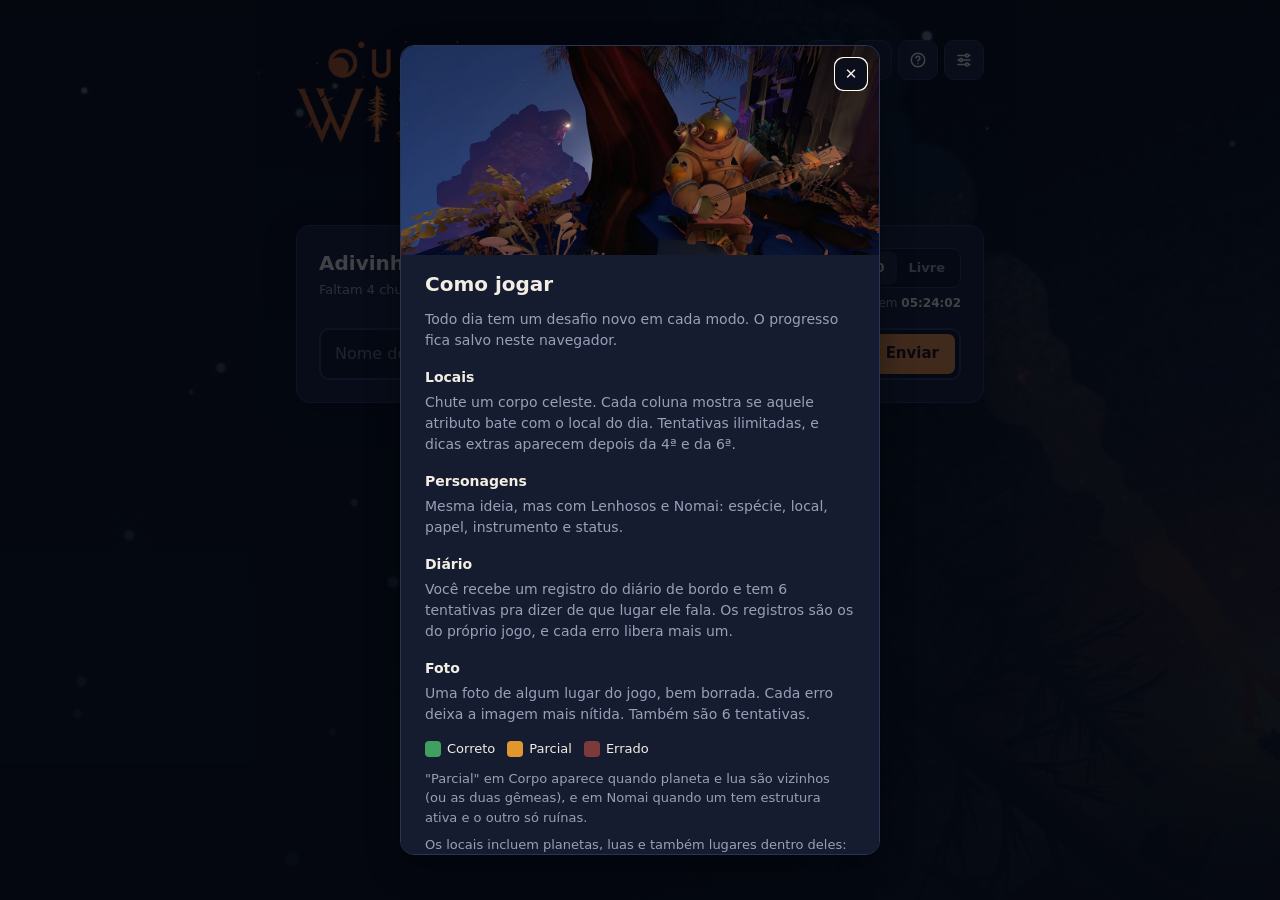
<file: index.html>
<!DOCTYPE html>
<html lang="pt-BR" data-contrast="0" data-anim="1">
<head>
<meta charset="UTF-8">
<meta name="viewport" content="width=device-width, initial-scale=1">
<meta name="theme-color" content="#05070f">
<meta http-equiv="Content-Security-Policy" content="default-src 'self'; script-src 'self'; style-src 'self' https://fonts.googleapis.com 'unsafe-inline'; font-src https://fonts.gstatic.com; img-src 'self' data:; connect-src 'self'; manifest-src 'self'; worker-src 'self'; base-uri 'self'; form-action 'none'; frame-ancestors 'none'; object-src 'none'">
<meta name="referrer" content="strict-origin-when-cross-origin">
<meta name="description" content="Outerdle: um desafio por dia baseado em Outer Wilds. Adivinhe o local, o personagem ou de onde veio o registro do diário de bordo. Só um fã de verdade acerta de primeira.">
<meta name="keywords" content="outer wilds, outerdle, wordle, jogo diário, quiz, adivinhe, planetas, nomai, hearthian">
<title>Outerdle — Adivinhe o local de Outer Wilds</title>

<link rel="canonical" href="https://renatomsantana.github.io/outerdle/">
<meta property="og:type" content="website">
<meta property="og:site_name" content="Outerdle">
<meta property="og:title" content="Outerdle — um desafio por dia baseado em Outer Wilds">
<meta property="og:description" content="Adivinhe o local, o personagem ou de onde veio o registro do diário de bordo. Um desafio novo todo dia.">
<meta property="og:url" content="https://renatomsantana.github.io/outerdle/">
<meta property="og:image" content="https://renatomsantana.github.io/outerdle/og.jpg">
<meta property="og:image:width" content="1200">
<meta property="og:image:height" content="630">
<meta property="og:locale" content="pt_BR">
<meta name="twitter:card" content="summary_large_image">
<meta name="twitter:title" content="Outerdle — um desafio por dia baseado em Outer Wilds">
<meta name="twitter:description" content="Adivinhe o local, o personagem ou de onde veio o registro do diário de bordo. Um desafio novo todo dia.">
<meta name="twitter:image" content="https://renatomsantana.github.io/outerdle/og.jpg">
<script type="application/ld+json">
{"@context":"https://schema.org","@type":"WebApplication","name":"Outerdle","applicationCategory":"GameApplication","operatingSystem":"Web","inLanguage":"pt-BR","description":"Um desafio por dia baseado em Outer Wilds. Adivinhe o local, o personagem ou de onde veio o registro do diário de bordo.","offers":{"@type":"Offer","price":"0","priceCurrency":"BRL"}}
</script>
<link rel="preconnect" href="https://fonts.googleapis.com">
<link rel="preconnect" href="https://fonts.gstatic.com" crossorigin>
<link href="https://fonts.googleapis.com/css2?family=Montserrat:wght@400;500;600;700;800&display=swap" rel="stylesheet">
<link rel="icon" href="favicon-32.png" sizes="32x32" type="image/png">
<link rel="icon" href="icon-192.png" sizes="192x192" type="image/png">
<link rel="apple-touch-icon" href="apple-touch-icon.png">
<link rel="manifest" href="manifest.webmanifest">
<link rel="stylesheet" href="css/style.css">
</head>
<body>
<div class="wrap">

  <header class="top">
    <div class="logo">
      <h1><img src="assets/logo.png" alt="Outer Wilds" width="562" height="328" decoding="async"><b>dle</b></h1>
    </div>
    <div class="icons">
      <button class="icon" id="btn-archive" title="Arquivo de dias anteriores" aria-label="Arquivo"><svg viewBox="0 0 24 24" width="18" height="18" fill="none" stroke="currentColor" stroke-width="2" stroke-linecap="round" stroke-linejoin="round" aria-hidden="true"><rect x="3" y="5" width="18" height="16" rx="2"/><path d="M3 10h18M8 3v4M16 3v4"/></svg></button>
      <button class="icon" id="btn-stats" title="Estatísticas" aria-label="Estatísticas"><svg viewBox="0 0 24 24" width="18" height="18" fill="none" stroke="currentColor" stroke-width="2" stroke-linecap="round" stroke-linejoin="round" aria-hidden="true"><path d="M4 20V10M10 20V4M16 20v-7M22 20H2"/></svg></button>
      <button class="icon" id="btn-help" title="Como jogar" aria-label="Como jogar"><svg viewBox="0 0 24 24" width="18" height="18" fill="none" stroke="currentColor" stroke-width="2" stroke-linecap="round" stroke-linejoin="round" aria-hidden="true"><circle cx="12" cy="12" r="9"/><path d="M9.5 9.5a2.5 2.5 0 1 1 3.5 2.3c-.7.4-1 1-1 1.7M12 17h.01"/></svg></button>
      <button class="icon" id="btn-settings" title="Configurações" aria-label="Configurações"><svg viewBox="0 0 24 24" width="18" height="18" fill="none" stroke="currentColor" stroke-width="2" stroke-linecap="round" stroke-linejoin="round" aria-hidden="true"><path d="M4 6h10M18 6h2M4 12h2M10 12h10M4 18h10M18 18h2"/><circle cx="16" cy="6" r="2"/><circle cx="8" cy="12" r="2"/><circle cx="16" cy="18" r="2"/></svg></button>
    </div>
  </header>

  <nav class="modes" id="modes" role="tablist" aria-label="Modos de jogo"></nav>

  <section class="box game" id="game">
    <div class="game-head">
      <div>
        <h2 id="title">Adivinhe o local de hoje</h2>
        <p class="sub" id="subtitle"></p>
      </div>
      <div class="seg-wrap">
        <div class="seg" role="group" aria-label="Tipo de desafio">
          <button id="seg-daily" class="on">Hoje #<span id="daynum">1</span></button>
          <button id="seg-free">Livre</button>
        </div>
        <div class="clock" id="clock" title="Novo desafio à meia-noite">próximo em <b class="cd">--:--:--</b></div>
      </div>
    </div>

    <div class="search">
      <input id="guess" placeholder="Nome do local..." autocomplete="off" spellcheck="false" aria-label="Seu chute" aria-autocomplete="list">
      <button id="go">Enviar</button>
      <div class="list" id="list" role="listbox"></div>
    </div>

    <div class="free-bar hidden" id="freebar">
      <button class="btn small ghost" id="btn-new">Novo alvo</button>
      <button class="btn small ghost" id="btn-giveup">Revelar</button>
    </div>

    <div class="free-bar hidden" id="archivebar">
      <button class="btn small ghost" id="btn-today">Voltar pra hoje</button>
    </div>

    <div id="board" aria-live="polite"></div>
  </section>

  <section class="box result hidden" id="result" aria-live="polite"></section>

  <footer>
    <p>Feito por fãs, para fãs de Outer Wilds!</p>
    <p><a href="privacidade.html">Política de privacidade</a></p>
  </footer>
</div>

<div class="modal hidden" id="modal" role="dialog" aria-modal="true">
  <div class="modal-card">
    <button class="close" aria-label="Fechar">✕</button>
    <div id="modal-body"></div>
  </div>
</div>

<div class="toast" id="toast" role="status"></div>

<script src="js/data.js"></script>
<script src="js/app.js"></script>
<!-- Se quiser contador de visitas: GoatCounter (sem cookies). Lembrar de liberar o domínio no CSP. -->

</body>
</html>
</file>
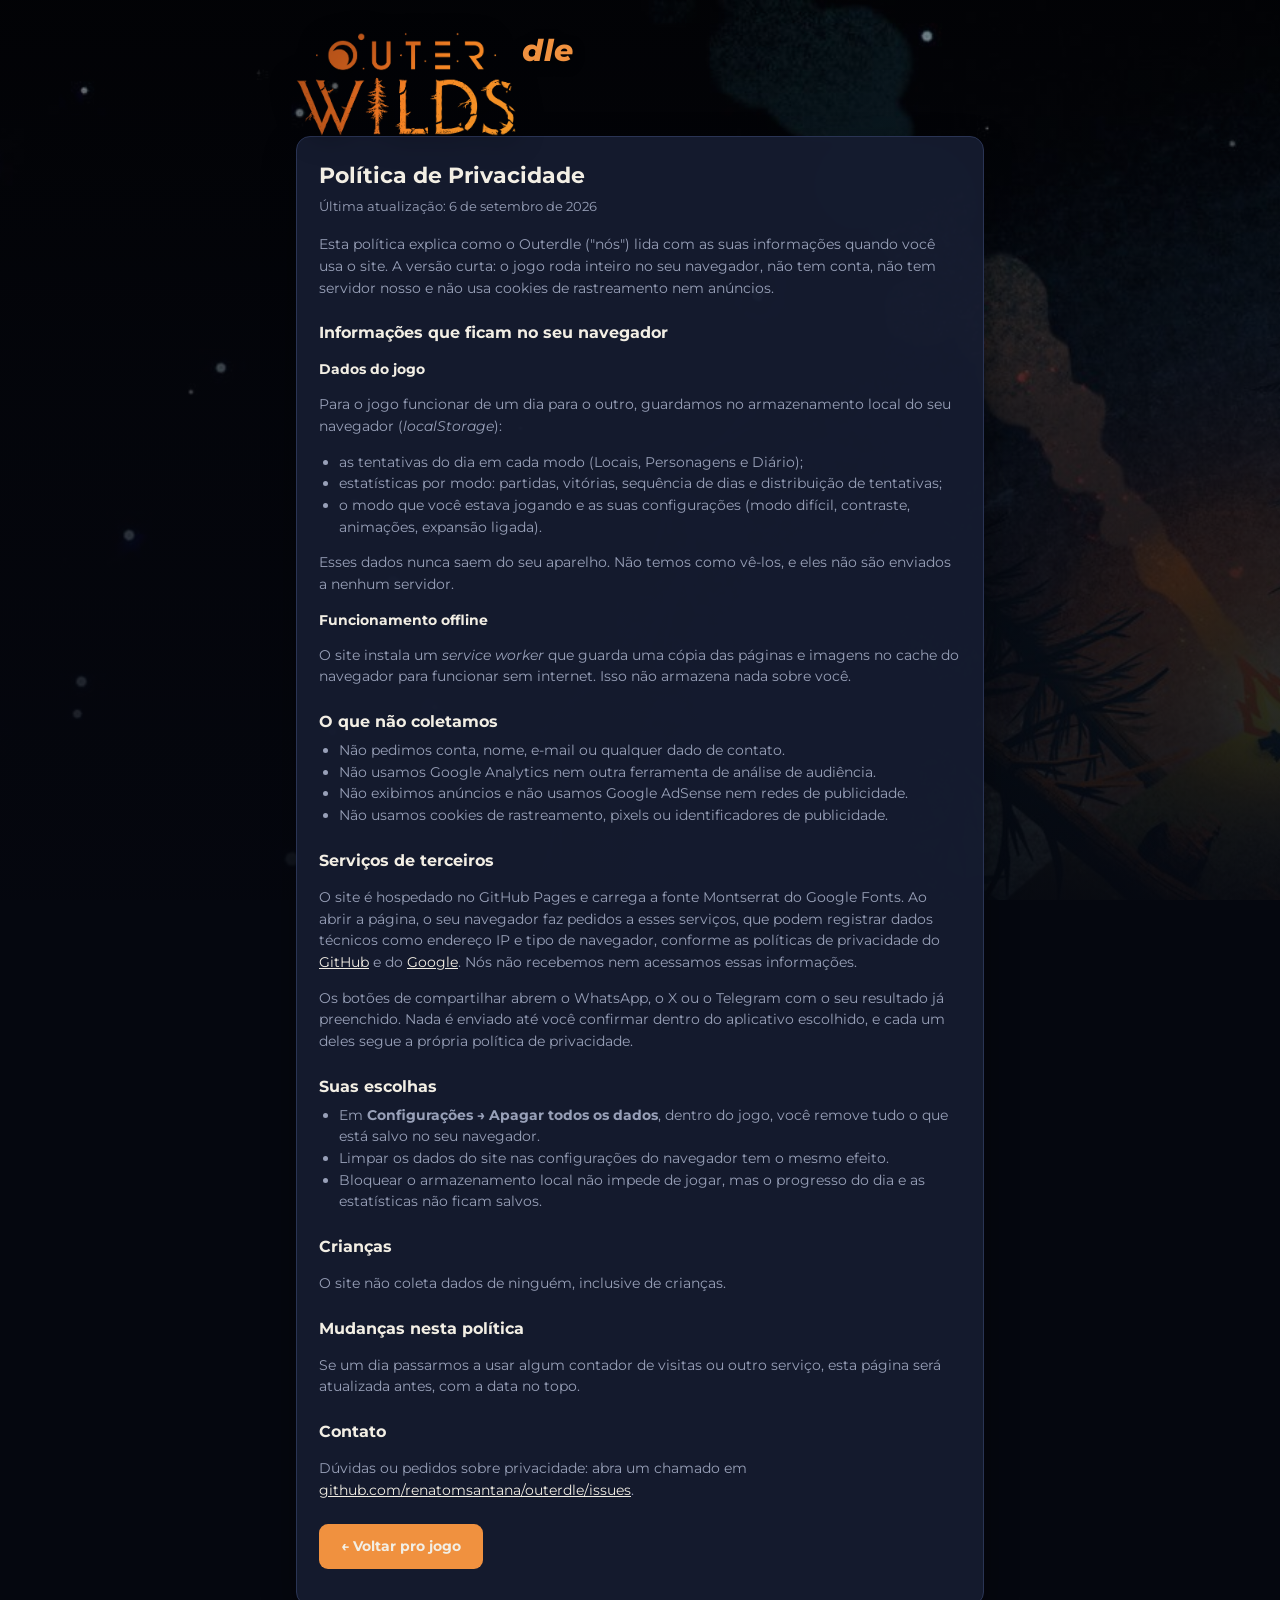
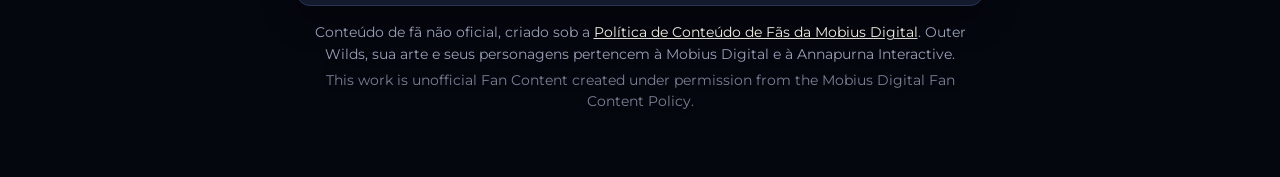
<file: privacidade.html>
<!DOCTYPE html>
<html lang="pt-BR">
<head>
<meta charset="UTF-8">
<meta name="viewport" content="width=device-width, initial-scale=1">
<meta name="theme-color" content="#05070f">
<meta name="description" content="Política de privacidade do Outerdle: o que fica salvo no seu navegador e o que não coletamos.">
<title>Outerdle — Política de Privacidade</title>
<link rel="canonical" href="https://renatomsantana.github.io/outerdle/privacidade.html">
<link rel="icon" href="favicon-32.png" sizes="32x32" type="image/png">
<link rel="preconnect" href="https://fonts.googleapis.com">
<link rel="preconnect" href="https://fonts.gstatic.com" crossorigin>
<link href="https://fonts.googleapis.com/css2?family=Montserrat:wght@400;500;600;700;800&display=swap" rel="stylesheet">
<link rel="stylesheet" href="css/style.css">
<style>
  .doc{max-width:720px}
  .doc h2{margin:0 0 4px;font-size:22px}
  .doc .date{color:var(--muted);font-size:13px;margin:0 0 18px}
  .doc h3{margin:22px 0 6px;font-size:16px}
  .doc h4{margin:14px 0 4px;font-size:14px}
  .doc p,.doc li{color:var(--muted);font-size:14px;line-height:1.55}
  .doc ul{margin:4px 0 8px;padding-left:20px}
  .doc a{color:var(--text)}
  .doc .back{margin-top:22px}
</style>
</head>
<body>
<div class="wrap doc">
  <div class="logo" style="display:flex;flex-direction:column;align-items:flex-start">
    <h1><img src="assets/logo.png" alt="Outer Wilds" width="562" height="328" decoding="async"><b>dle</b></h1>
  </div>

  <section class="box">
    <h2>Política de Privacidade</h2>
    <p class="date">Última atualização: 6 de setembro de 2026</p>

    <p>Esta política explica como o Outerdle ("nós") lida com as suas informações quando você usa o site. A versão curta: o jogo roda inteiro no seu navegador, não tem conta, não tem servidor nosso e não usa cookies de rastreamento nem anúncios.</p>

    <h3>Informações que ficam no seu navegador</h3>
    <h4>Dados do jogo</h4>
    <p>Para o jogo funcionar de um dia para o outro, guardamos no armazenamento local do seu navegador (<em>localStorage</em>):</p>
    <ul>
      <li>as tentativas do dia em cada modo (Locais, Personagens e Diário);</li>
      <li>estatísticas por modo: partidas, vitórias, sequência de dias e distribuição de tentativas;</li>
      <li>o modo que você estava jogando e as suas configurações (modo difícil, contraste, animações, expansão ligada).</li>
    </ul>
    <p>Esses dados nunca saem do seu aparelho. Não temos como vê-los, e eles não são enviados a nenhum servidor.</p>

    <h4>Funcionamento offline</h4>
    <p>O site instala um <em>service worker</em> que guarda uma cópia das páginas e imagens no cache do navegador para funcionar sem internet. Isso não armazena nada sobre você.</p>

    <h3>O que não coletamos</h3>
    <ul>
      <li>Não pedimos conta, nome, e-mail ou qualquer dado de contato.</li>
      <li>Não usamos Google Analytics nem outra ferramenta de análise de audiência.</li>
      <li>Não exibimos anúncios e não usamos Google AdSense nem redes de publicidade.</li>
      <li>Não usamos cookies de rastreamento, pixels ou identificadores de publicidade.</li>
    </ul>

    <h3>Serviços de terceiros</h3>
    <p>O site é hospedado no GitHub Pages e carrega a fonte Montserrat do Google Fonts. Ao abrir a página, o seu navegador faz pedidos a esses serviços, que podem registrar dados técnicos como endereço IP e tipo de navegador, conforme as políticas de privacidade do <a href="https://docs.github.com/pt/site-policy/privacy-policies/github-general-privacy-statement" target="_blank" rel="noopener noreferrer">GitHub</a> e do <a href="https://policies.google.com/privacy?hl=pt-BR" target="_blank" rel="noopener noreferrer">Google</a>. Nós não recebemos nem acessamos essas informações.</p>
    <p>Os botões de compartilhar abrem o WhatsApp, o X ou o Telegram com o seu resultado já preenchido. Nada é enviado até você confirmar dentro do aplicativo escolhido, e cada um deles segue a própria política de privacidade.</p>

    <h3>Suas escolhas</h3>
    <ul>
      <li>Em <strong>Configurações → Apagar todos os dados</strong>, dentro do jogo, você remove tudo o que está salvo no seu navegador.</li>
      <li>Limpar os dados do site nas configurações do navegador tem o mesmo efeito.</li>
      <li>Bloquear o armazenamento local não impede de jogar, mas o progresso do dia e as estatísticas não ficam salvos.</li>
    </ul>

    <h3>Crianças</h3>
    <p>O site não coleta dados de ninguém, inclusive de crianças.</p>

    <h3>Mudanças nesta política</h3>
    <p>Se um dia passarmos a usar algum contador de visitas ou outro serviço, esta página será atualizada antes, com a data no topo.</p>

    <h3>Contato</h3>
    <p>Dúvidas ou pedidos sobre privacidade: abra um chamado em <a href="https://github.com/renatomsantana/outerdle/issues" target="_blank" rel="noopener noreferrer">github.com/renatomsantana/outerdle/issues</a>.</p>

    <p class="back"><a class="btn" href="./" style="display:inline-block;text-decoration:none">← Voltar pro jogo</a></p>
  </section>

  <footer>
    <p>Conteúdo de fã não oficial, criado sob a <a href="https://www.mobiusdigitalgames.com/fan-content-policy.html" target="_blank" rel="noopener noreferrer">Política de Conteúdo de Fãs da Mobius Digital</a>. Outer Wilds, sua arte e seus personagens pertencem à Mobius Digital e à Annapurna Interactive.</p>
    <p class="en">This work is unofficial Fan Content created under permission from the Mobius Digital Fan Content Policy.</p>
  </footer>
</div>
</body>
</html>
</file>
<file: css/style.css>
:root{
  --bg:#0b0f1d;
  --bg2:#0f1526;
  --card:#161c30;
  --card2:#1e2640;
  --line:#2a3454;
  --line2:#3a4770;
  --text:#f2eee4;
  --muted:#98a0b8;
  --accent:#f0913f;
  --accent2:#ffb46b;
  --ok:#3fa060;
  --near:#e0982e;
  --near-text:#1d1503;
  --no:#7d3a3a;
  --danger:#d9534f;
  --radius:14px;
  --shadow:0 12px 32px rgba(0,0,0,.4);
}
html[data-contrast="1"]{ --ok:#2e86de; --near:#f5a623; --no:#4a4f63; }

*{box-sizing:border-box}
html,body{margin:0}
body{
  background:#05070f;
  color:var(--text);
  font-family:"Montserrat",system-ui,-apple-system,"Segoe UI",sans-serif;
  font-size:15px;line-height:1.5;min-height:100vh;
}
/* wallpaper fixo atrás de tudo, escurecido pra dar leitura */
body::before{
  content:"";position:fixed;inset:0;z-index:-1;pointer-events:none;
  background:
    linear-gradient(180deg, rgba(5,7,15,.35) 0%, rgba(5,7,15,.72) 45%, rgba(5,7,15,.94) 100%),
    url("../assets/wallpaper.jpg") center top / cover no-repeat #05070f;
}
a{color:inherit}
button{font:inherit;color:inherit}
.hidden{display:none !important}
.wrap{max-width:660px;margin:0 auto;padding:20px 16px 60px}

/* topo */
.top{display:flex;align-items:flex-start;justify-content:space-between;gap:12px;margin:8px 0 18px}
.logo h1{margin:0;display:flex;align-items:flex-start;gap:6px;line-height:1}
.logo h1 img{height:92px;width:auto;display:block;filter:drop-shadow(0 4px 14px rgba(0,0,0,.6))}
.logo h1 b{color:var(--accent);font-size:27px;font-weight:800;font-style:italic;letter-spacing:.02em;padding-top:3px;text-shadow:0 3px 12px rgba(0,0,0,.7)}
.icons{display:flex;gap:6px;flex:none}
.icon{
  width:40px;height:40px;border-radius:10px;border:1px solid var(--line);background:var(--card);
  cursor:pointer;font-size:18px;display:flex;align-items:center;justify-content:center;transition:border-color .15s,transform .15s;
}
.icon svg{display:block}
.icon:hover{border-color:var(--accent);transform:translateY(-1px)}

/* modos */
.modes{display:flex;justify-content:center;gap:8px;flex-wrap:wrap;margin-bottom:20px}
.mode{
  position:relative;background:var(--card);border:1px solid var(--line);border-radius:10px;padding:10px 16px;
  font-weight:600;font-size:14px;color:var(--muted);display:flex;align-items:center;gap:8px;cursor:pointer;transition:all .15s;
}
.mode:hover{border-color:var(--line2);color:var(--text)}
.mode.on{border-color:var(--accent);color:var(--text);background:var(--card2)}
.mode .dot{width:8px;height:8px;border-radius:50%;background:var(--ok);margin-left:2px}
.mode .dot.lost{background:var(--danger)}

/* caixas */
.box{background:rgba(22,28,48,.94);border:1px solid var(--line);border-radius:var(--radius);padding:22px;margin-bottom:16px;box-shadow:var(--shadow)}
/* card de resultado com a fogueira oficial ao fundo */
.box.result{background:linear-gradient(180deg,rgba(14,18,32,.86),rgba(22,28,48,.97) 70%),url("../assets/campfire.jpg") center 30% / cover no-repeat}
.art{width:calc(100% + 48px);margin:-24px -24px 14px;border-radius:var(--radius) var(--radius) 0 0;display:block;aspect-ratio:16/7;object-fit:cover;object-position:center 35%}
.game-head{display:flex;justify-content:space-between;align-items:flex-start;gap:12px;margin-bottom:16px}
.game-head h2{margin:0 0 2px;font-size:20px;font-weight:700}
.game-head .sub{margin:0;color:var(--muted);font-size:13px}
.seg-wrap{display:flex;flex-direction:column;align-items:flex-end;gap:6px;flex:none}
.clock{font-size:12px;color:var(--muted);white-space:nowrap}
.clock b{color:var(--text);font-variant-numeric:tabular-nums}
.seg{display:flex;background:var(--bg);border:1px solid var(--line);border-radius:9px;padding:3px;flex:none}
.seg button{border:0;background:none;padding:6px 12px;border-radius:7px;font-size:13px;font-weight:600;color:var(--muted);cursor:pointer;white-space:nowrap}
.seg button.on{background:var(--card2);color:var(--text)}

/* busca */
.search{position:relative}
.search input{
  width:100%;background:var(--bg);border:2px solid var(--line);color:var(--text);font:inherit;font-weight:500;font-size:16px;
  padding:12px 100px 12px 14px;border-radius:10px;transition:border-color .15s;
}
.search input:focus{outline:none;border-color:var(--accent)}
.search input:disabled{opacity:.6}
.search > button{
  position:absolute;right:6px;top:6px;bottom:6px;background:var(--accent);color:#1b0c02;border:0;
  font-weight:700;padding:0 16px;border-radius:7px;cursor:pointer;transition:background .15s;
}
.search > button:hover{background:var(--accent2)}
.search > button:disabled{opacity:.4;cursor:default}
.search.shake{animation:shake .35s}
@keyframes shake{20%{transform:translateX(-6px)}40%{transform:translateX(6px)}60%{transform:translateX(-4px)}80%{transform:translateX(4px)}}

.free-bar{display:flex;gap:8px;margin-top:12px;justify-content:flex-end}
.btn{background:var(--accent);color:#1b0c02;border:0;font-weight:700;padding:12px 22px;border-radius:9px;cursor:pointer;transition:background .15s,transform .15s}
.btn:hover{background:var(--accent2);transform:translateY(-1px)}
.btn.ghost{background:none;color:var(--text);border:1px solid var(--line)}
.btn.ghost:hover{background:var(--card2);border-color:var(--line2)}
.btn.small{padding:8px 14px;font-size:13px}
.btn.danger{color:var(--danger);border-color:var(--danger)}
.btn.danger.armed{background:var(--danger);color:#fff}
.btn:disabled{opacity:.4;cursor:default;transform:none}

.list{
  position:absolute;left:0;right:0;top:calc(100% + 6px);background:var(--card2);border:1px solid var(--line);
  border-radius:10px;max-height:280px;overflow:auto;z-index:5;display:none;box-shadow:var(--shadow);
}
.list [role=option]{padding:9px 14px;cursor:pointer;display:flex;align-items:center;gap:10px}
.list [role=option]:hover,.list [role=option].sel{background:var(--line)}
.list .nm{font-weight:600}
.list small{margin-left:auto;color:var(--muted);font-size:11px;text-align:right}

/* dicas */
.hints{margin-top:14px;display:flex;flex-direction:column;gap:8px}
.hint{background:var(--bg);border:1px solid var(--line);border-radius:8px;padding:10px 14px;font-size:14px;display:flex;gap:10px;align-items:baseline}
.hint b{color:var(--accent);white-space:nowrap}
.hint.locked{color:var(--muted)}
.hint.locked b{color:var(--muted)}
.empty{margin:16px 0 0;color:var(--muted);font-size:13px;text-align:center}

/* grade */
.grid-wrap{margin-top:18px;overflow-x:auto;-webkit-overflow-scrolling:touch}
.grid{display:grid;grid-template-columns:minmax(120px,1.7fr) repeat(var(--cols),minmax(58px,1fr));gap:6px;min-width:100%}
.grid .row{display:contents}
.head{font-size:10px;font-weight:700;text-transform:uppercase;letter-spacing:.04em;color:var(--muted);text-align:center;padding-bottom:6px;border-bottom:2px solid var(--line);margin-bottom:4px}
.tile{
  min-height:58px;display:flex;flex-direction:column;align-items:center;justify-content:center;text-align:center;border-radius:8px;
  font-size:12px;font-weight:600;padding:6px 4px;background:var(--card2);overflow:hidden;word-break:break-word;hyphens:auto;
  animation:flip .6s cubic-bezier(.2,.8,.3,1) both;
}
.tile.name{flex-direction:row;justify-content:flex-start;text-align:left;padding:0 10px;font-size:13px;background:var(--bg);animation:none;gap:8px}
.tile.ok{background:var(--ok)}
.tile.near{background:var(--near);color:var(--near-text)}
.tile.no{background:var(--no)}
.tile small{display:block;font-size:15px;line-height:1;margin-top:2px}
@keyframes flip{from{transform:rotateX(90deg);opacity:0}to{transform:none;opacity:1}}
html[data-anim="0"] .tile,html[data-anim="0"] .entry.new{animation:none !important}
@media (prefers-reduced-motion:reduce){.tile,.entry.new,.confetti i{animation:none !important}}

/* diário */
.tries{display:flex;align-items:center;gap:6px;margin:4px 0 14px;font-size:13px;color:var(--muted)}
.tries i{width:14px;height:14px;border-radius:50%;background:var(--card2);border:1px solid var(--line)}
.tries i.ok{background:var(--ok);border-color:var(--ok)}
.tries i.no{background:var(--no);border-color:var(--no)}
.tries i.cur{border-color:var(--accent);box-shadow:0 0 0 2px rgba(240,145,63,.3)}
.tries span{margin-left:6px}
.log{display:flex;flex-direction:column;gap:8px}
.entry{background:var(--bg);border:1px solid var(--line);border-left:3px solid var(--accent);border-radius:8px;padding:10px 14px;font-size:14px;display:flex;gap:12px;align-items:baseline}
.entry b{color:var(--accent);white-space:nowrap;font-size:12px;text-transform:uppercase;letter-spacing:.04em}
.entry.locked{color:var(--muted);border-left-color:var(--line);font-size:13px}
.entry.locked b{color:var(--muted)}
.entry.new{animation:slide .4s ease-out both}
@keyframes slide{from{transform:translateY(-8px);opacity:0}to{transform:none;opacity:1}}
.chips{display:flex;flex-wrap:wrap;gap:6px;margin-top:14px}
.chip{background:var(--card2);border:1px solid var(--line);border-radius:999px;padding:5px 12px;font-size:13px;font-weight:600;cursor:default}
.chip.no{color:#ffb3b3;border-color:var(--no)}
.chip.ok{color:#b6f0c8;border-color:var(--ok)}
.chips.tabs .chip{cursor:pointer;color:var(--muted)}
.chips.tabs .chip.on{color:var(--text);border-color:var(--accent)}

/* foto */
.photo{margin:4px 0 14px;border-radius:10px;overflow:hidden;border:1px solid var(--line);background:var(--bg)}
.photo img{width:100%;display:block;aspect-ratio:16/9;object-fit:cover;transition:filter .4s}

/* resultado */
.result{text-align:center}
.res-head{display:flex;flex-direction:column;align-items:center;gap:4px}
.res-head h2{margin:4px 0 0;font-size:28px}
.res-head.won h2{color:var(--ok)}
.res-head.lost h2{color:var(--danger)}
.result .name{font-size:22px;font-weight:700;margin:6px 0 2px}
.result .desc{color:var(--muted);font-size:14px;margin:0 0 6px;max-width:460px;margin-inline:auto}
.stats{display:flex;justify-content:center;gap:24px;margin:16px 0;color:var(--muted);font-size:13px;flex-wrap:wrap}
.stats b{display:block;font-size:26px;color:var(--text);line-height:1.1}
.quad{font-family:inherit;margin:0 0 16px;font-size:18px;letter-spacing:1px;line-height:1.3}
.actions{display:flex;justify-content:center;gap:8px;flex-wrap:wrap}
.social{display:flex;justify-content:center;gap:8px;margin-top:12px;flex-wrap:wrap}
.social a{text-decoration:none;font-size:13px;font-weight:600;color:var(--muted);border:1px solid var(--line);border-radius:999px;padding:6px 14px;transition:all .15s}
.social a:hover{color:var(--text);border-color:var(--accent)}
.timer{margin-top:16px;color:var(--muted);font-size:13px}
.timer b{color:var(--text);font-variant-numeric:tabular-nums}

/* rodapé */
footer{text-align:center;color:var(--muted);font-size:12px;margin-top:8px;text-shadow:0 1px 6px rgba(0,0,0,.8)}
footer p{margin:4px 0}
footer .en{font-size:11px;opacity:.8}

/* modal */
.modal{position:fixed;inset:0;background:rgba(5,8,18,.75);display:flex;align-items:center;justify-content:center;padding:16px;z-index:50}
.modal-card{position:relative;background:var(--card);border:1px solid var(--line);border-radius:var(--radius);padding:24px;max-width:480px;width:100%;max-height:90vh;overflow:auto;box-shadow:var(--shadow);animation:pop .2s ease-out}
@keyframes pop{from{transform:scale(.96);opacity:0}to{transform:none;opacity:1}}
.modal-card .close{position:absolute;top:12px;right:12px;width:32px;height:32px;border-radius:8px;border:1px solid var(--line);background:var(--bg);cursor:pointer}
.modal-card h3{margin:0 0 10px;font-size:20px}
.modal-card h4{margin:16px 0 4px;font-size:14px}
.modal-card p{margin:0 0 8px;color:var(--muted);font-size:14px}
.modal-card p b{color:var(--text)}
.modal-card .small{font-size:13px}
.legend{display:flex;gap:12px;flex-wrap:wrap;font-size:13px;margin:14px 0 10px}
.legend span{display:flex;align-items:center;gap:6px}
.legend i{width:16px;height:16px;border-radius:4px;display:inline-block}
.dist{display:flex;flex-direction:column;gap:5px;margin-top:8px}
.dist .row{display:flex;align-items:center;gap:8px;font-size:13px}
.dist .row > span{width:22px;text-align:right;color:var(--muted);font-weight:600}
.dist .bar{background:var(--ok);color:#fff;font-weight:700;font-size:12px;padding:3px 8px;border-radius:4px;text-align:right;min-width:26px;transition:width .3s}
.dist .bar.lost{background:var(--no)}
.switch{display:flex;align-items:center;justify-content:space-between;gap:12px;padding:12px 0;border-bottom:1px solid var(--line);cursor:pointer}
.switch:last-of-type{border-bottom:0}
.switch span{display:flex;flex-direction:column;gap:2px}
.switch small{color:var(--muted);font-size:12px}
.switch input{position:absolute;opacity:0;width:0;height:0}
.switch i{width:42px;height:24px;border-radius:999px;background:var(--line);position:relative;flex:none;transition:background .15s}
.switch i::after{content:"";position:absolute;top:3px;left:3px;width:18px;height:18px;border-radius:50%;background:#fff;transition:transform .15s}
.switch input:checked + i{background:var(--ok)}
.switch input:checked + i::after{transform:translateX(18px)}
.switch input:focus-visible + i{outline:2px solid var(--accent);outline-offset:2px}
.modal-card #reset{margin-top:8px}
.days{display:flex;flex-direction:column;gap:6px;margin-top:10px;max-height:46vh;overflow:auto;padding-right:4px}
.day{display:flex;align-items:center;gap:12px;background:var(--bg);border:1px solid var(--line);border-radius:8px;padding:9px 12px;cursor:pointer;text-align:left;transition:border-color .15s}
.day:hover{border-color:var(--line2)}
.day.on{border-color:var(--accent)}
.day span{font-weight:700;min-width:36px}
.day small{color:var(--muted);font-size:12px}
.day b{margin-left:auto;font-size:13px;color:var(--text)}
.day b.ok{color:#8fdcac}
.day b.no{color:#ff9d9d}
.day b.muted{color:var(--muted)}

/* toast e confete */
.toast{position:fixed;left:50%;bottom:28px;transform:translate(-50%,20px);background:var(--text);color:var(--bg);padding:10px 18px;border-radius:999px;font-weight:600;font-size:14px;opacity:0;pointer-events:none;transition:all .25s;z-index:60;box-shadow:var(--shadow)}
.toast.show{opacity:1;transform:translate(-50%,0)}
.confetti{position:fixed;inset:0;pointer-events:none;z-index:40;overflow:hidden}
.confetti i{position:absolute;top:-12px;width:8px;height:14px;border-radius:2px;animation:fall 2s linear both}
@keyframes fall{to{transform:translateY(105vh) rotate(720deg);opacity:.2}}

/* responsivo */
/* desktop largo */
@media (min-width:1100px){
  .wrap{max-width:720px;padding-top:32px}
  .tile{font-size:13px;min-height:62px}
  .tile.name{font-size:14px}
  .logo h1 img{height:104px}
  .logo h1 b{font-size:30px;padding-top:4px}
}

/* tablet */
@media (max-width:820px){
  .grid{grid-template-columns:minmax(104px,1.5fr) repeat(var(--cols),minmax(54px,1fr))}
  .tile{font-size:11px}
}

/* celular */
@media (max-width:560px){
  .wrap{padding:12px 12px 44px}
  .top{flex-direction:column;align-items:center;text-align:center;gap:10px;margin:4px 0 14px}
  .logo h1{justify-content:center}
  .logo h1 img{height:60px}
  .logo h1 b{font-size:18px;padding-top:2px}
  .icons{gap:6px}
  .icon{width:40px;height:40px;font-size:17px}
  .modes{gap:6px;margin-bottom:14px}
  .mode{padding:9px 11px;font-size:13px;gap:6px}
  .box{padding:14px}
  .game-head{flex-direction:column;gap:10px;margin-bottom:12px}
  .game-head h2{font-size:18px}
  .seg-wrap{flex-direction:row;flex-wrap:wrap;align-items:center;justify-content:space-between;width:100%;gap:6px}
  .seg button{padding:8px 12px}
  .clock{font-size:11px}
  .search input{padding-right:92px}
  .search > button{padding:0 14px}
  .hint,.entry{font-size:13px;padding:9px 12px;gap:8px}
  .empty{font-size:12px}

  /* no celular a grade vira blocos com o rótulo dentro da peça */
  .grid-wrap{overflow:visible}
  .grid{display:flex;flex-direction:column;gap:10px;min-width:0}
  .grid .head{display:none}
  .grid .row{display:grid;grid-template-columns:repeat(3,minmax(0,1fr));gap:6px;background:var(--bg);border:1px solid var(--line);border-radius:10px;padding:8px}
  .tile{min-height:56px;font-size:12.5px;padding:6px 4px 5px}
  .tile::before{content:attr(data-l);display:block;font-size:9px;font-weight:700;letter-spacing:.05em;text-transform:uppercase;opacity:.75;margin-bottom:3px}
  .tile.near::before{opacity:.85}
  .tile.name{grid-column:1/-1;min-height:0;background:none;padding:2px 4px 4px;font-size:15px;font-weight:700}
  .tile.name::before{content:none}
  .tile small{font-size:14px;margin-top:1px}

  .res-head h2{font-size:24px}
  .result .name{font-size:20px}
  .stats{gap:16px}
  .quad{font-size:16px}
  .actions .btn{padding:11px 16px;font-size:14px}
  .modal{padding:10px;align-items:flex-end}
  .modal-card{padding:18px;max-height:92vh;border-radius:16px 16px 12px 12px}
  .art{width:calc(100% + 36px);margin:-18px -18px 12px}
  footer{font-size:11px}
}
@media (max-width:360px){
  .tile{font-size:11.5px}
  .mode{padding:8px 9px;font-size:12px}
}
</file>
